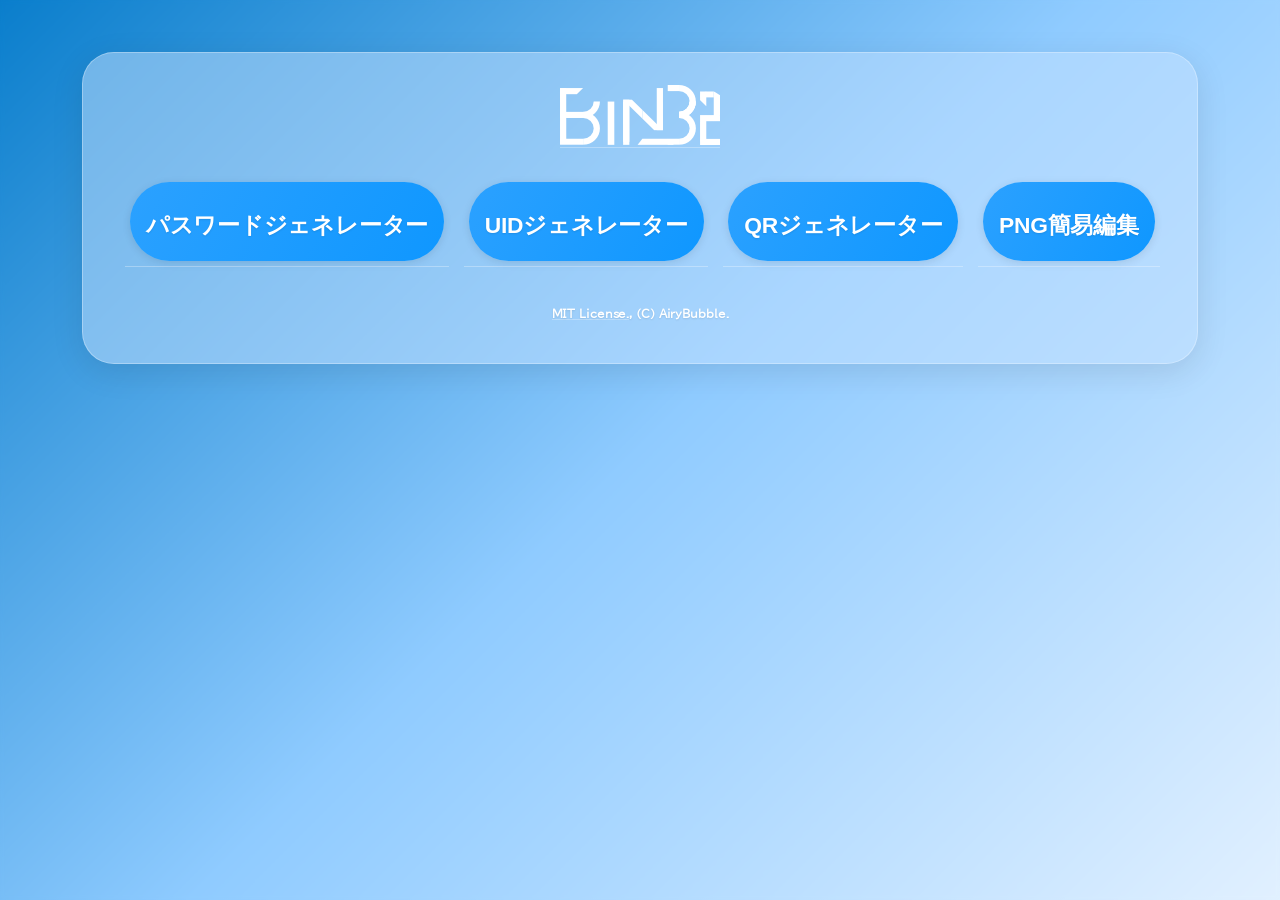
<file: app/index.html>
<!DOCTYPE html>
<html lang="ja">
  <head>
    <meta charset="UTF-8">
    <title>BiN32 アプリ</title>
    <link rel="stylesheet" href="/style.css">
    <style>
      \
 .upbar a {
        text-decoration: none;
      }

      .upbar button {
        margin: .3rem;
        padding: .5rem 1rem;
      }

      #iframe-wrapper {
        margin-top: 1rem;
        display: none;
      }

      #iframe-wrapper iframe {
        width: 100%;
        height: 500px;
        border: none;
      }
    </style>
    <link rel="manifest" href="/manifest.json">
    <script>
      if ("serviceWorker" in navigator) {
        navigator.serviceWorker.register("/sw.js");
      }
    </script>
    <meta http-equiv="Content-Security-Policy" content="
    default-src 'self';
    script-src 'self' 'unsafe-inline';
    style-src 'self' 'unsafe-inline';
    img-src 'self' data:;
    frame-src 'self' blob:;
    worker-src 'self';
    manifest-src 'self';
    connect-src 'self';
    object-src 'none';
    base-uri 'self';
  ">
    <meta name="description" content="軽く安全性の高いWebアプリ | BiN32">
    <meta name="viewport" content="width=device-width">
    <meta property="og:site_name" content="BiN32.com APP">
    <meta property="og:title" content="BiN32.com APP">
    <meta property="og:description" content="軽く安全性の高いWebアプリ | BiN32">
    <meta property="og:image" content="/favicon.webp">
    <meta property="og:type" content="website">
    <meta property="twitter:card" content="summary_large_image">
    <meta property="twitter:image" content="/favicon.webp">
    <meta name="apple-mobile-web-app-title" content="BiN32.com APP">
    <link rel="icon" href="/favicon.webp" sizes="64x64">
    <link rel="apple-touch-icon" href="/favicon.webp" sizes="192x192">
    <link rel="android-chrome-192x192" href="/favicon.webp" sizes="192x192">
  </head>
  <body>
    <center>
      <div class="ren-box">
        <a href="/">
          <img src="/BiN32_Banner.webp" border="0" alt="BiN32" oncontextmenu="return false;">
        </a>
        <br>
        <div class="upbar">
          <a href="pwgen" class="ajax-link">
            <button>
              <h2>パスワードジェネレーター</h2>
            </button>
          </a>
          <a href="uidgen" class="ajax-link">
            <button>
              <h2>UIDジェネレーター</h2>
            </button>
          </a>
          <a href="qrgen" class="ajax-link">
            <button>
              <h2>QRジェネレーター</h2>
            </button>
          </a>
          <a href="pngedit" class="ajax-link">
            <button>
              <h2>PNG簡易編集</h2>
            </button>
          </a>
          <a href="webrtc" class="ajax-link">
            <button>
              <h2>WebRTC判定</h2>
            </button>
          </a>
          <a href="hookdel" class="ajax-link">
            <button>
              <h2>Webhook削除</h2>
            </button>
          </a>
          <a href="twmr" class="ajax-link">
            <button>
              <h2>不可視文字除去</h2>
            </button>
          </a>
        </div>
        <div id="iframe-wrapper"></div>
        <h6>
          <a href="https://github.com/AiryBubble/BiN32/blob/main/LICENSE">MIT License.</a>, (C) AiryBubble.
        </h6>
      </div>
    </center>
    <script>
      document.addEventListener('DOMContentLoaded', () => {
        const wrapper = document.getElementById('iframe-wrapper');
        document.querySelectorAll('a.ajax-link').forEach(link => {
          link.addEventListener('click', e => {
            e.preventDefault();
            const url = link.getAttribute('href');
            wrapper.innerHTML = '';
            const iframe = document.createElement('iframe');
            iframe.src = url;
            iframe.loading = 'lazy';
            wrapper.appendChild(iframe);
            wrapper.style.display = 'block';
          });
        });
      });
    </script>
</html>
</file>
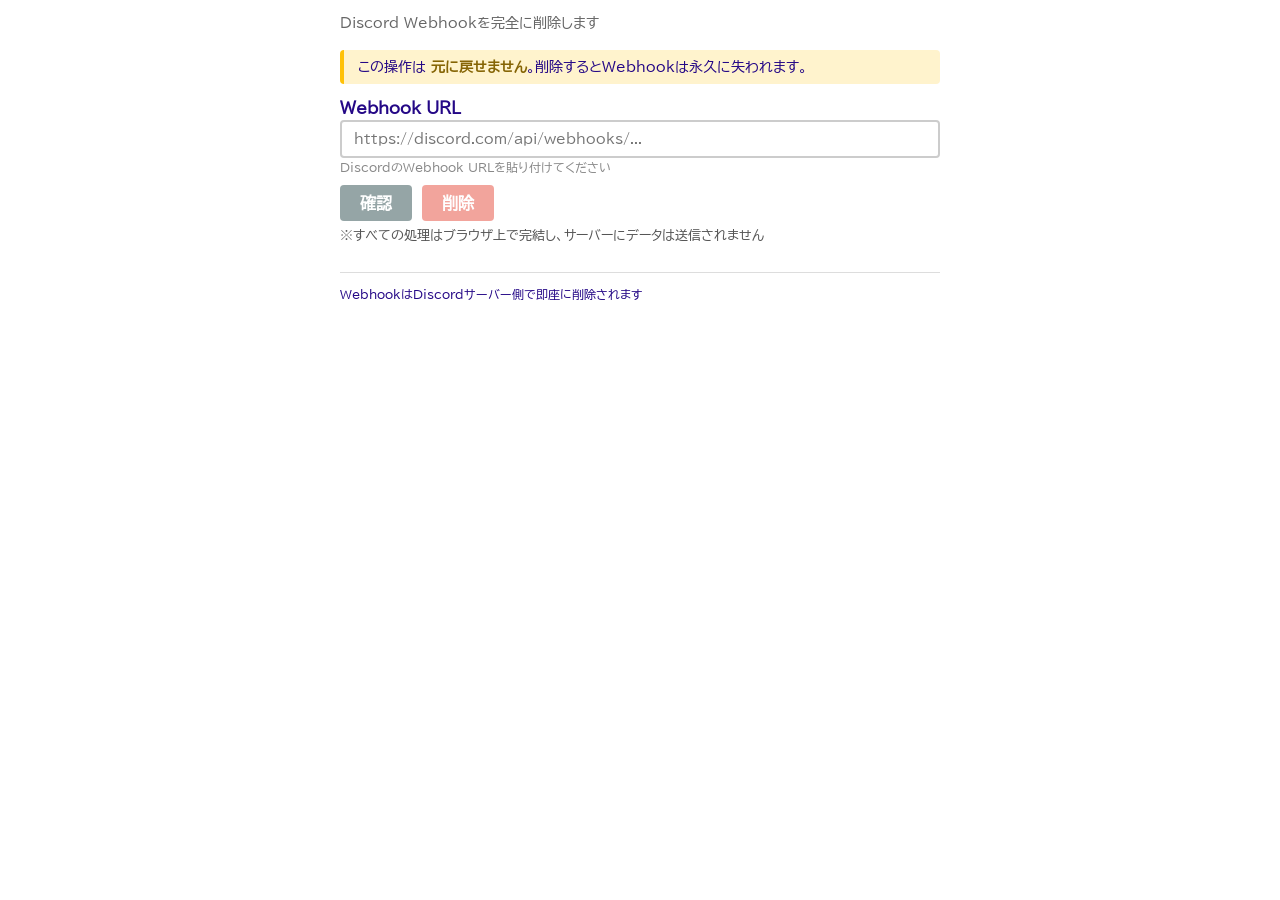
<file: app/hookdel/index.html>
<!DOCTYPE html>
<html lang="ja">
  <head>
    <meta charset="UTF-8" />
    <meta name="viewport" content="width=device-width, initial-scale=1.0" />
    <title>Webhook削除</title>
    <style>
      @font-face {
        font-family: "BIZ UDPGothic";
        src: local("BIZ UDPGothic Regular"), local("BIZUDPGothic-Regular"), url(/BIZUDPGothic-Regular.woff2) format("woff2");
        font-style: normal;
        font-display: swap
      }

      body {
        font-family: "BIZ UDPGothic";
        padding: 20px;
        max-width: 600px;
        margin: 0 auto
      }

      * {
        color: #240786
      }

      h1 {
        font-size: 22px;
        margin-bottom: 6px
      }

      .subtitle {
        font-size: 14px;
        color: #666;
        margin-top: -4px;
        margin-bottom: 20px
      }

      .controls {
        margin-bottom: 12px
      }

      .controls label {
        display: block;
        font-weight: bold;
        margin-bottom: 4px
      }

      .controls input[type="url"] {
        width: 100%;
        padding: 10px 12px;
        font-size: 14px;
        font-family: "BIZ UDPGothic";
        border: 2px solid #ccc;
        border-radius: 4px;
        box-sizing: border-box;
        background: #fff
      }

      .controls input[type="url"]:focus {
        border-color: #57e;
        outline: none
      }

      .controls .hint {
        font-size: 12px;
        color: #888;
        margin-top: 3px
      }

      .btn-group {
        display: flex;
        gap: 10px;
        margin-top: 10px;
        flex-wrap: wrap
      }

      button {
        font-size: 16px;
        padding: 10px 20px;
        background: #57e;
        border: none;
        border-radius: 4px;
        cursor: pointer;
        color: #fff;
        font-family: "BIZ UDPGothic";
        font-weight: bold;
        transition: opacity 0.2s
      }

      button:hover:not(:disabled) {
        opacity: 0.85
      }

      button:disabled {
        opacity: 0.5;
        cursor: not-allowed
      }

      .btn-danger {
        background: #e74c3c
      }

      .btn-secondary {
        background: #95a5a6
      }

      .btn-danger:hover:not(:disabled) {
        background: #c0392b
      }

      #result {
        margin-top: 20px;
        padding: 15px;
        border-radius: 4px;
        font-weight: bold;
        display: none
      }

      #result.visible {
        display: block
      }

      .ok {
        background: #d4ffd4;
        border-left: 4px solid #2c6e2c
      }

      .ng {
        background: #ffe0e0;
        border-left: 4px solid #c00
      }

      .partial {
        background: #fff3cd;
        border-left: 4px solid #ffc107
      }

      .info-text {
        font-size: 13px;
        margin-top: 8px;
        color: #555
      }

      .webhook-preview {
        background: #f0f0f5;
        padding: 10px 14px;
        border-radius: 4px;
        margin-top: 10px;
        font-size: 13px;
        word-break: break-all;
        display: none
      }

      .webhook-preview.visible {
        display: block
      }

      .webhook-preview .label {
        font-weight: bold;
        font-size: 12px;
        color: #888
      }

      .footer {
        margin-top: 30px;
        font-size: 12px;
        color: #999;
        border-top: 1px solid #ddd;
        padding-top: 15px
      }

      .spinner {
        display: inline-block;
        width: 16px;
        height: 16px;
        border: 2px solid rgba(255, 255, 255, 0.2);
        border-top-color: #fff;
        border-radius: 50%;
        animation: spin 0.7s linear infinite;
        vertical-align: middle;
        margin-right: 6px
      }

      @keyframes spin {
        to {
          transform: rotate(360deg)
        }
      }

      .warning-box {
        background: #fff3cd;
        border-left: 4px solid #ffc107;
        padding: 10px 14px;
        border-radius: 4px;
        margin-bottom: 16px;
        font-size: 14px
      }

      .warning-box strong {
        color: #856404
      }

      @media(max-width:480px) {
        body {
          padding: 12px
        }

        .btn-group {
          flex-direction: column
        }

        button {
          width: 100%
        }

        input[type="range"] {
          width: 100%
        }
      }
    </style>
  </head>
  <body>
    <p class="subtitle">Discord Webhookを完全に削除します</p>
    <div class="warning-box"> この操作は <strong>元に戻せません</strong>。削除するとWebhookは永久に失われます。 </div>
    <div class="controls">
      <label for="webhookInput">Webhook URL</label>
      <input type="url" id="webhookInput" placeholder="https://discord.com/api/webhooks/..." autocomplete="url" />
      <div class="hint">DiscordのWebhook URLを貼り付けてください</div>
    </div>
    <div class="webhook-preview" id="webhookPreview">
      <div class="label">削除対象</div>
      <div id="previewUrl"></div>
    </div>
    <div class="btn-group">
      <button class="btn-secondary" id="checkBtn">確認</button>
      <button class="btn-danger" id="deleteBtn" disabled>削除</button>
    </div>
    <div id="result"></div>
    <div class="info-text"> ※すべての処理はブラウザ上で完結し、サーバーにデータは送信されません </div>
    <div class="footer">
      <span>WebhookはDiscordサーバー側で即座に削除されます</span>
    </div>
    <script>
      (function() {
        const webhookInput = document.getElementById('webhookInput');
        const preview = document.getElementById('webhookPreview');
        const previewUrl = document.getElementById('previewUrl');
        const checkBtn = document.getElementById('checkBtn');
        const deleteBtn = document.getElementById('deleteBtn');
        const resultDiv = document.getElementById('result');
        let currentWebhookUrl = '';
        let isDeleting = false;

        function isValidWebhookUrl(url) {
          if (!url || typeof url !== 'string') return false;
          const trimmed = url.trim();
          const pattern = /^https:\/\/(?:ptb\.|canary\.)?discord(?:app)?\.com\/api\/webhooks\/[0-9]+\/[a-zA-Z0-9_-]+$/;
          return pattern.test(trimmed);
        }

        function normalizeUrl(url) {
          return url.trim();
        }

        function showPreview(url) {
          previewUrl.textContent = url;
          preview.classList.add('visible');
        }

        function hidePreview() {
          preview.classList.remove('visible');
        }

        function showResult(message, type = 'info') {
          resultDiv.textContent = message;
          resultDiv.className = 'visible ' + type;
        }

        function hideResult() {
          resultDiv.className = '';
          resultDiv.textContent = '';
        }

        function updateButtons(valid) {
          deleteBtn.disabled = !valid || isDeleting;
        }

        async function handleCheck() {
          hideResult();
          const raw = webhookInput.value;
          const url = normalizeUrl(raw);
          if (!url) {
            showResult('Webhook URLを入力してください', 'partial');
            hidePreview();
            updateButtons(false);
            return;
          }
          if (!isValidWebhookUrl(url)) {
            showResult('有効な形式のWebhook URLではありません', 'ng');
            hidePreview();
            currentWebhookUrl = '';
            updateButtons(false);
            return;
          }

          currentWebhookUrl = '';
          updateButtons(false);
          checkBtn.disabled = true;
          deleteBtn.disabled = true;
          const originalCheckLabel = checkBtn.textContent;
          checkBtn.innerHTML = '<span class="spinner"></span>確認中...';
          hidePreview();

          try {
            const response = await fetch(url, { method: 'GET' });
            if (response.status === 200) {
              const data = await response.json().catch(() => null);
              currentWebhookUrl = url;
              showPreview(url);
              const name = data && data.name ? data.name : null;
              showResult(
                name
                  ? 'Webhookの存在を確認しました（名前: ' + name + '）。削除を実行できます。'
                  : 'Webhookの存在を確認しました。削除を実行できます。',
                'ok'
              );
              updateButtons(true);
            } else if (response.status === 404) {
              showResult('このWebhookは存在しません。すでに削除されているか、URLが間違っています。', 'ng');
              hidePreview();
              updateButtons(false);
            } else {
              const text = await response.text().catch(() => '');
              showResult('存在確認に失敗しました (HTTP ' + response.status + '): ' + (text || '理由不明'), 'ng');
              hidePreview();
              updateButtons(false);
            }
          } catch (error) {
            showResult('ネットワークエラー: ' + (error.message || '不明なエラー') + '。存在確認できませんでした。', 'ng');
            hidePreview();
            updateButtons(false);
          } finally {
            checkBtn.disabled = false;
            checkBtn.textContent = originalCheckLabel;
          }
        }
        async function handleDelete() {
          if (isDeleting) return;
          if (!currentWebhookUrl || !isValidWebhookUrl(currentWebhookUrl)) {
            showResult('無効なWebhookです。先に「確認」してください。', 'ng');
            return;
          }
          const confirmed = confirm('本当にこのWebhookを削除しますか？\n\n' + currentWebhookUrl + '\n\n' + 'この操作は元に戻せません！');
          if (!confirmed) return;
          isDeleting = true;
          deleteBtn.disabled = true;
          deleteBtn.innerHTML = '<span class="spinner"></span>削除中...';
          checkBtn.disabled = true;
          hideResult();
          try {
            const response = await fetch(currentWebhookUrl, {
              method: 'DELETE',
              headers: {
                'Content-Type': 'application/json'
              },
            });
            if (response.status === 204) {
              showResult('Webhookが正常に削除されました！', 'ok');
              webhookInput.value = '';
              currentWebhookUrl = '';
              hidePreview();
              updateButtons(false);
            } else if (response.status === 404) {
              showResult('Webhookが見つかりません。すでに削除されているか、URLが間違っています。', 'ng');
              currentWebhookUrl = '';
              hidePreview();
              updateButtons(false);
            } else {
              const text = await response.text();
              showResult('削除に失敗しました (HTTP ' + response.status + '): ' + (text || '理由不明'), 'ng');
            }
          } catch (error) {
            showResult('ネットワークエラー: ' + (error.message || '不明なエラー'), 'ng');
          } finally {
            isDeleting = false;
            deleteBtn.innerHTML = '削除';
            checkBtn.disabled = false;
            const currentVal = webhookInput.value.trim();
            if (currentVal && isValidWebhookUrl(currentVal)) {
              updateButtons(true);
            } else {
              updateButtons(false);
            }
          }
        }
        webhookInput.addEventListener('input', function() {
          if (this.value.trim() !== currentWebhookUrl) {
            hideResult();
            hidePreview();
            currentWebhookUrl = '';
            updateButtons(false);
          }
        });
        webhookInput.addEventListener('keydown', function(e) {
          if (e.key === 'Enter') {
            e.preventDefault();
            handleCheck();
          }
        });
        checkBtn.addEventListener('click', handleCheck);
        deleteBtn.addEventListener('click', handleDelete);
        updateButtons(false);
        hideResult();
        hidePreview();
      })();
    </script>
  </body>
</html>
</file>
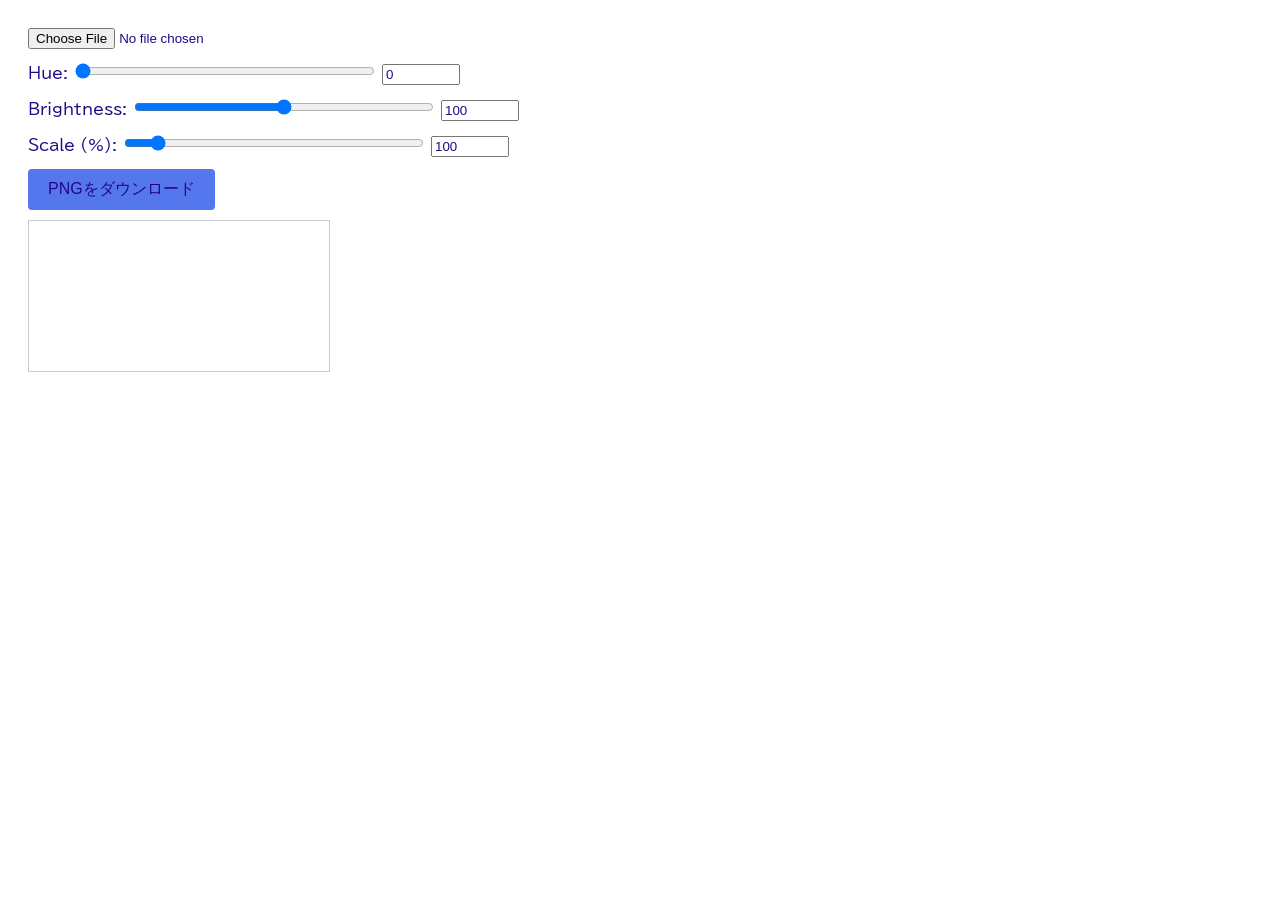
<file: app/pngedit/index.html>
<!DOCTYPE html>
<html lang="ja">
  <head>
    <meta charset="UTF-8" />
    <title>PNG簡易編集</title>
    <style>
      @font-face {
        font-family: "BIZ UDPGothic";
        src: local("BIZ UDPGothic Regular"), local("BIZUDPGothic-Regular"), url(/BIZUDPGothic-Regular.woff2) format("woff2");
        font-style: normal;
        font-display: swap
      }

      body {
        font-family: "BIZ UDPGothic";
        padding: 20px
      }

      .controls {
        margin-bottom: 12px
      }

      canvas {
        display: block;
        border: 1px solid #ccc;
        margin-top: 10px
      }

      input[type="range"] {
        width: 300px
      }

      button {
        font-size: 16px;
        padding: 10px 20px;
        background: #57e;
        border: none;
        border-radius: 4px;
        cursor: pointer
      }

      * {
        color: #240786
      }
    </style>
  </head>
  <body>
    <div class="controls">
      <input type="file" id="fileInput" accept="image/png" />
    </div>
    <div class="controls">
      <label> Hue: <input type="range" id="hueSlider" min="0" max="360" value="0" />
        <input type="number" id="hueNumber" min="0" max="360" value="0" style="width:70px;" />
      </label>
    </div>
    <div class="controls">
      <label> Brightness: <input type="range" id="brightnessSlider" min="0" max="200" value="100" />
        <input type="number" id="brightnessNumber" min="0" max="200" value="100" style="width:70px;" />
      </label>
    </div>
    <div class="controls">
      <label> Scale (%): <input type="range" id="scaleSlider" min="10" max="1000" value="100" />
        <input type="number" id="scaleNumber" min="10" max="1000" value="100" style="width:70px;" />
      </label>
    </div>
    <button id="downloadBtn" disabled>PNGをダウンロード</button>
    <canvas id="canvas"></canvas>
    <script>
      "use strict";
      var fileInput = document.getElementById("fileInput");
      var hueSlider = document.getElementById("hueSlider");
      var hueNumber = document.getElementById("hueNumber");
      var brightnessSlider = document.getElementById("brightnessSlider");
      var brightnessNumber = document.getElementById("brightnessNumber");
      var scaleSlider = document.getElementById("scaleSlider");
      var scaleNumber = document.getElementById("scaleNumber");
      var downloadBtn = document.getElementById("downloadBtn");
      var canvas = document.getElementById("canvas");
      var ctx = canvas.getContext("2d");
      var originalImageData = null;
      var originalWidth = 0;
      var originalHeight = 0;
      var img = new Image();
      fileInput.addEventListener("change", function() {
        var file = fileInput.files[0];
        if (!file) return;
        var url = URL.createObjectURL(file);
        img = new Image();
        img.onload = function() {
          canvas.width = img.width;
          canvas.height = img.height;
          originalWidth = img.width;
          originalHeight = img.height;
          ctx.drawImage(img, 0, 0);
          originalImageData = ctx.getImageData(0, 0, canvas.width, canvas.height);
          downloadBtn.disabled = !1;
          applyChanges()
        };
        img.src = url
      });

      function rgbToHsl(r, g, b) {
        r /= 255;
        g /= 255;
        b /= 255;
        var max = Math.max(r, g, b);
        var min = Math.min(r, g, b);
        var h = 0,
          s = 0;
        var l = (max + min) / 2;
        if (max !== min) {
          var d = max - min;
          s = l > 0.5 ? d / (2 - max - min) : d / (max + min);
          switch (max) {
            case r:
              h = (g - b) / d + (g < b ? 6 : 0);
              break;
            case g:
              h = (b - r) / d + 2;
              break;
            case b:
              h = (r - g) / d + 4;
              break
          }
          h /= 6
        }
        return [h, s, l]
      }

      function hslToRgb(h, s, l) {
        var r, g, b;
        if (s === 0) {
          r = g = b = l
        } else {
          var hue2rgb = function(p, q, t) {
            if (t < 0) t += 1;
            if (t > 1) t -= 1;
            if (t < 1 / 6) return p + (q - p) * 6 * t;
            if (t < 1 / 2) return q;
            if (t < 2 / 3) return p + (q - p) * (2 / 3 - t) * 6;
            return p
          };
          var q = l < 0.5 ? l * (1 + s) : l + s - l * s;
          var p = 2 * l - q;
          r = hue2rgb(p, q, h + 1 / 3);
          g = hue2rgb(p, q, h);
          b = hue2rgb(p, q, h - 1 / 3)
        }
        return [r * 255, g * 255, b * 255]
      }

      function applyChanges() {
        if (!originalImageData) return;
        var hueRotate = parseFloat(hueSlider.value);
        var brightness = parseFloat(brightnessSlider.value) / 100;
        var scale = parseFloat(scaleSlider.value) / 100;
        var newWidth = Math.floor(originalWidth * scale);
        var newHeight = Math.floor(originalHeight * scale);
        canvas.width = newWidth;
        canvas.height = newHeight;
        var imageData = new ImageData(new Uint8ClampedArray(originalImageData.data), originalImageData.width, originalImageData.height);
        var data = imageData.data;
        for (var i = 0; i < data.length; i += 4) {
          var r = data[i];
          var g = data[i + 1];
          var b = data[i + 2];
          var hsl = rgbToHsl(r, g, b);
          var h = hsl[0];
          var s = hsl[1];
          var l = hsl[2];
          var newH = ((h * 360 + hueRotate) % 360) / 360;
          l *= brightness;
          if (l > 1) l = 1;
          var rgb = hslToRgb(newH, s, l);
          data[i] = rgb[0];
          data[i + 1] = rgb[1];
          data[i + 2] = rgb[2]
        }
        var tempCanvas = document.createElement("canvas");
        var tempCtx = tempCanvas.getContext("2d");
        tempCanvas.width = originalWidth;
        tempCanvas.height = originalHeight;
        tempCtx.putImageData(imageData, 0, 0);
        ctx.imageSmoothingEnabled = !1;
        ctx.drawImage(tempCanvas, 0, 0, newWidth, newHeight)
      }
      hueSlider.addEventListener("input", function() {
        hueNumber.value = hueSlider.value;
        applyChanges()
      });
      hueNumber.addEventListener("input", function() {
        var v = parseInt(hueNumber.value, 10);
        if (isNaN(v)) v = 0;
        v = Math.max(0, Math.min(360, v));
        hueSlider.value = v;
        applyChanges()
      });
      brightnessSlider.addEventListener("input", function() {
        brightnessNumber.value = brightnessSlider.value;
        applyChanges()
      });
      brightnessNumber.addEventListener("input", function() {
        var v = parseInt(brightnessNumber.value, 10);
        if (isNaN(v)) v = 100;
        v = Math.max(0, Math.min(200, v));
        brightnessSlider.value = v;
        applyChanges()
      });
      scaleSlider.addEventListener("input", function() {
        scaleNumber.value = scaleSlider.value;
        applyChanges()
      });
      scaleNumber.addEventListener("input", function() {
        var v = parseInt(scaleNumber.value, 10);
        if (isNaN(v)) v = 100;
        v = Math.max(10, Math.min(300, v));
        scaleSlider.value = v;
        applyChanges()
      });
      downloadBtn.addEventListener("click", function() {
        canvas.toBlob(function(blob) {
          if (!blob) return;
          var url = URL.createObjectURL(blob);
          var a = document.createElement("a");
          a.href = url;
          a.download = "edited.png";
          document.body.appendChild(a);
          a.click();
          a.remove();
          URL.revokeObjectURL(url)
        }, "image/png")
      });
    </script>
  </body>
</html>
</file>
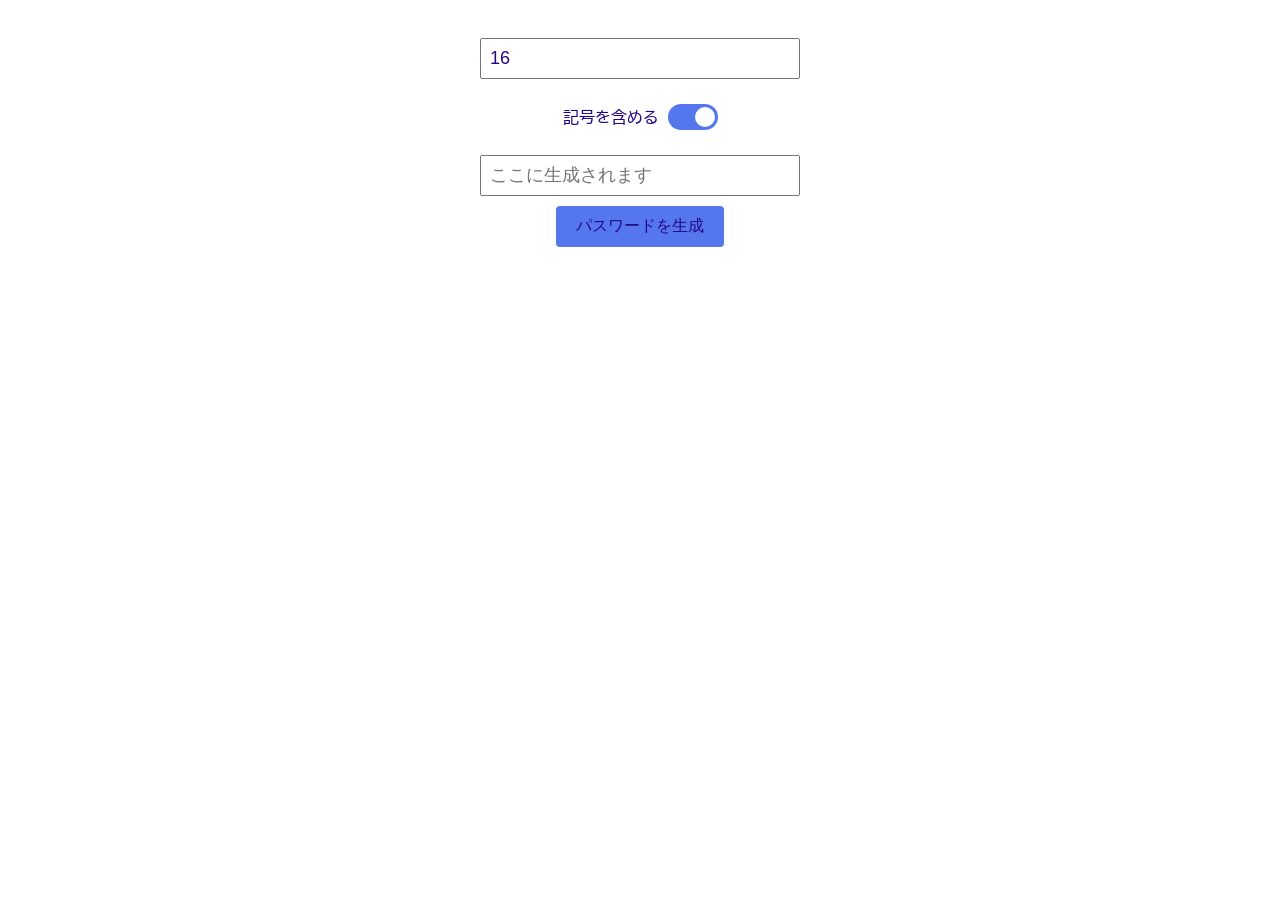
<file: app/pwgen/index.html>
<!DOCTYPE html>
<html lang="ja">
  <head>
    <meta charset="UTF-8" />
    <meta name="viewport" content="width=device-width" />
    <title>パスワードジェネレーター</title>
    <style>
      @font-face {
        font-family: "BIZ UDPGothic";
        src: local("BIZ UDPGothic Regular"), local("BIZUDPGothic-Regular"), url(/BIZUDPGothic-Regular.woff2) format("woff2");
        font-style: normal;
        font-display: swap;
      }

      body {
        font-family: "BIZ UDPGothic";
        text-align: center;
        padding: 20px;
      }

      input {
        font-size: 18px;
        padding: 8px;
        margin: 10px;
        width: 300px;
      }

      #generate-btn {
        font-size: 16px;
        padding: 10px 20px;
        background: #57e;
        border: none;
        border-radius: 4px;
        cursor: pointer;
      }

      * {
        color: #240786
      }

      .switch-wrapper {
        display: flex;
        justify-content: center;
        align-items: center;
        gap: 10px;
        margin: 15px 0;
      }

      .switch {
        position: relative;
        width: 50px;
        height: 26px;
      }

      .switch input {
        opacity: 0;
        width: 0;
        height: 0;
      }

      .slider {
        position: absolute;
        cursor: pointer;
        top: 0;
        left: 0;
        right: 0;
        bottom: 0;
        background: #ccc;
        border-radius: 26px;
        transition: .3s;
      }

      .slider:before {
        position: absolute;
        content: "";
        height: 20px;
        width: 20px;
        left: 3px;
        bottom: 3px;
        background: white;
        border-radius: 50%;
        transition: .3s;
      }

      input:checked+.slider {
        background: #57e;
      }

      input:checked+.slider:before {
        transform: translateX(24px);
      }
    </style>
  </head>
  <body>
    <div>
      <input id="length" type="number" value="16" min="16" max="256" />
      <br />
      <div class="switch-wrapper">
        <span>記号を含める</span>
        <label class="switch">
          <input id="use-symbols" type="checkbox" checked />
          <span class="slider"></span>
        </label>
      </div>
      <input id="password-output" type="text" readonly placeholder="ここに生成されます" />
      <br />
      <button id="generate-btn">パスワードを生成</button>
    </div>
    <script>
      const generateBtn = document.getElementById("generate-btn");
      const output = document.getElementById("password-output");
      const lengthInput = document.getElementById("length");
      const useSymbols = document.getElementById("use-symbols");
      const charsBase = "abcdefghijklmnopqrstuvwxyzABCDEFGHIJKLMNOPQRSTUVWXYZ0123456789";
      const charsSymbols = "!@#$%^&*()";

      function secureRandom(max) {
        const array = new Uint32Array(1);
        crypto.getRandomValues(array);
        return array[0] % max;
      }

      function generatePassword(length) {
        const chars = useSymbols.checked ? charsBase + charsSymbols : charsBase;
        let result = "";
        for (let i = 0; i < length; i++) {
          result += chars[secureRandom(chars.length)];
        }
        return result;
      }
      generateBtn.addEventListener("click", () => {
        const length = parseInt(lengthInput.value) || 16;
        output.value = generatePassword(length);
      });
      output.addEventListener("click", () => {
        navigator.clipboard.writeText(output.value);
      });
    </script>
  </body>
</html>
</file>
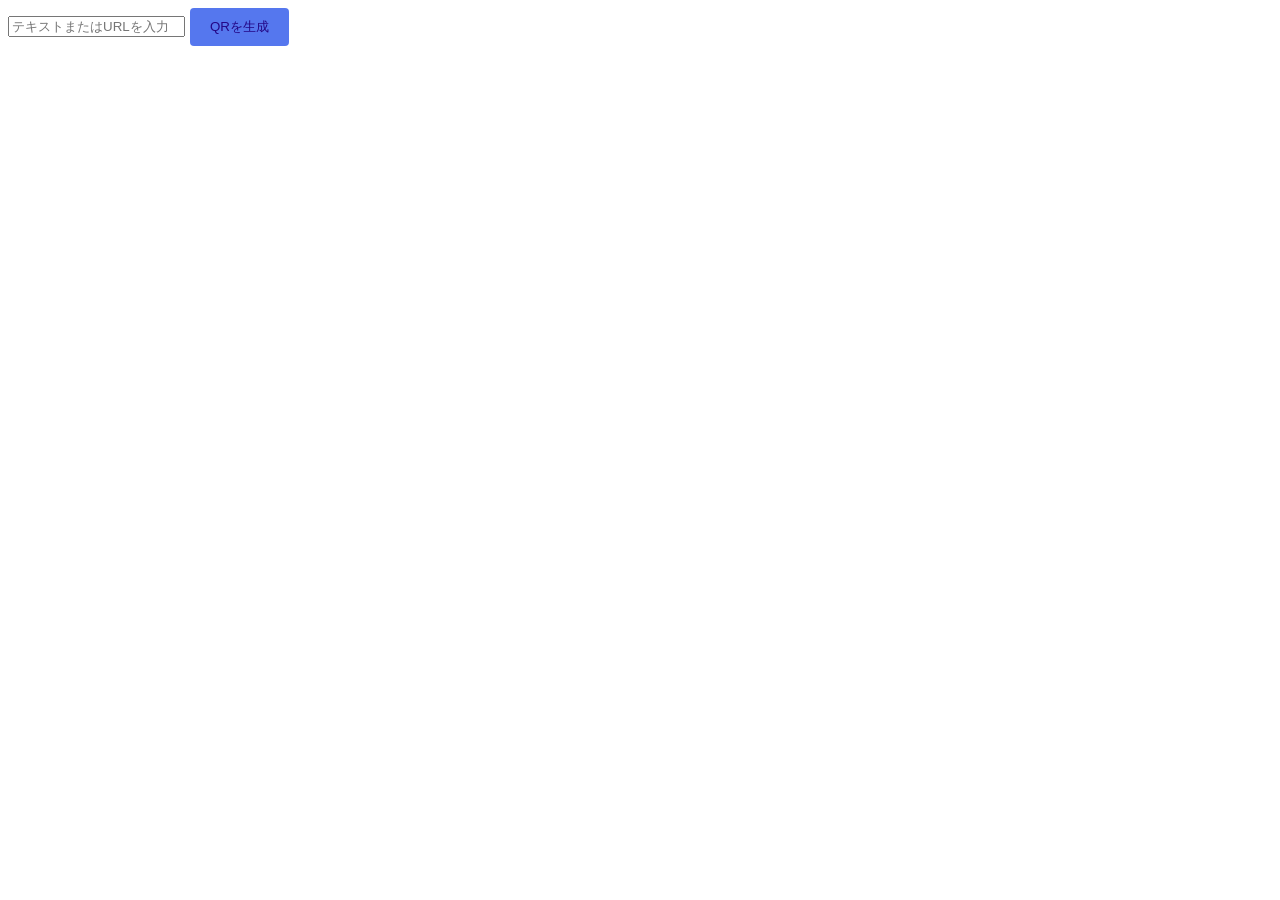
<file: app/qrgen/index.html>
<!DOCTYPE html>
<html lang="ja">
  <head>
    <meta charset="UTF-8">
    <meta name="viewport" content="width=device-width">
    <title>QRジェネレーター</title>
    <script src="jquery.js"></script>
    <script src="qrcode.js"></script>
    <style>
      @font-face {
        font-family: "BIZ UDPGothic";
        src: local("BIZ UDPGothic Regular"), local("BIZUDPGothic-Regular"), url(/BIZUDPGothic-Regular.woff2) format("woff2");
        font-style: normal;
        font-display: swap
      }

      body {
        font-family: "BIZ UDPGothic";
      }

      #qrcode {
        margin-top: 10px;
      }

      button {
        padding: 10px 20px;
        background-color: #57e;
        border: none;
        border-radius: 4px;
        cursor: pointer
      }

      * {
        color: #240786
      }
    </style>
  </head>
  <body>
    <input type="text" id="qrText" placeholder="テキストまたはURLを入力">
    <button id="generate">QRを生成</button>
    <div id="qrcode"></div>
    <script>
      $(function() {
        var qr;
        $('#generate').click(function() {
          var inputText = $('#qrText').val();
          $('#qrcode').empty();
          qr = new QRCode(document.getElementById("qrcode"), {
            text: inputText,
            width: 256,
            height: 256,
            colorDark: "#000000",
            colorLight: "#ffffff",
            correctLevel: QRCode.CorrectLevel.H
          })
        })
      })
    </script>
</html>
</file>
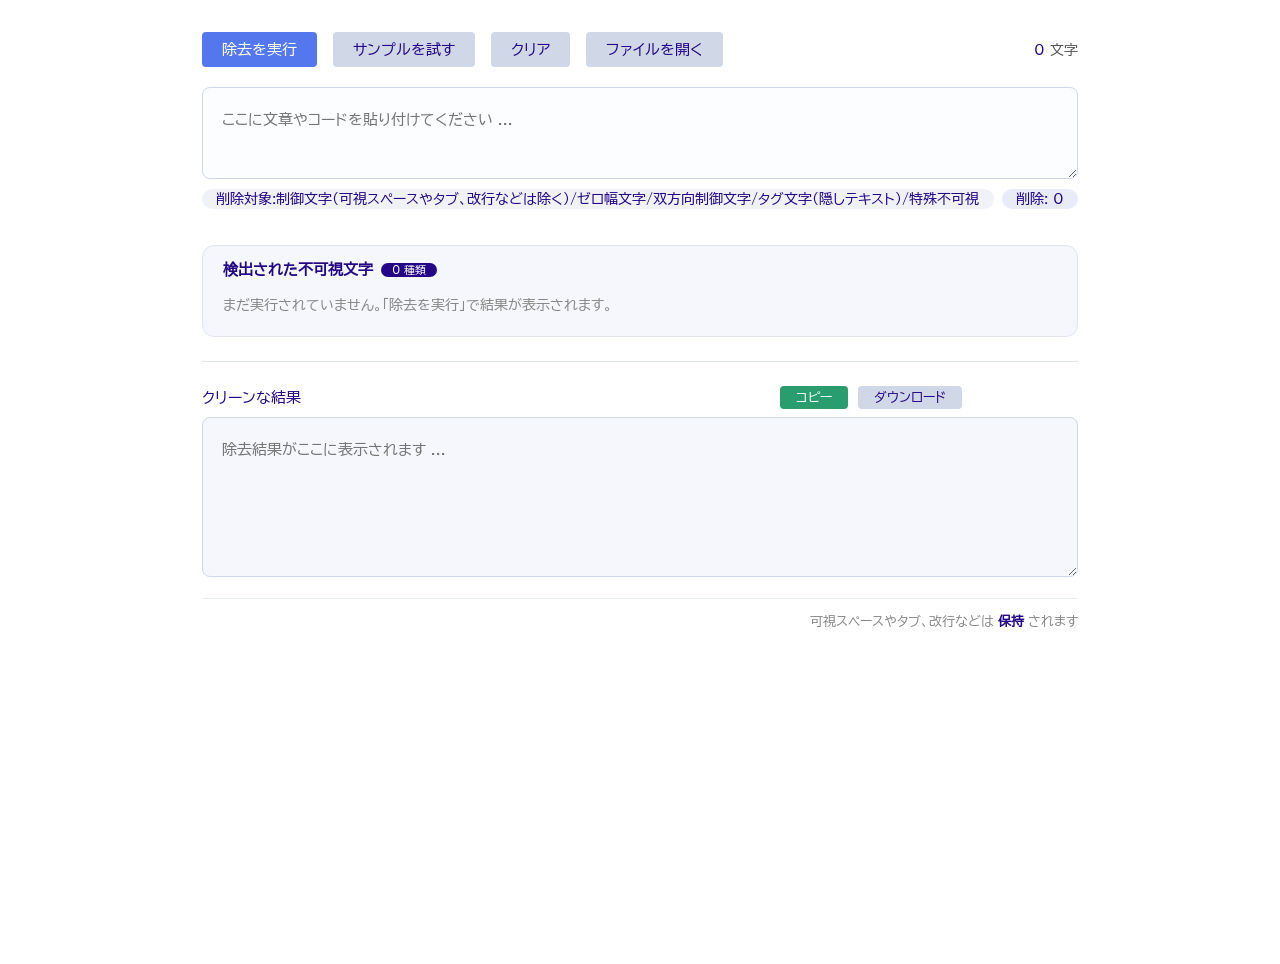
<file: app/twmr/index.html>
<!DOCTYPE html>
<html lang="ja">
  <head>
    <meta charset="UTF-8">
    <meta name="viewport" content="width=device-width, initial-scale=1.0">
    <style>
      @font-face {
        font-family: "BIZ UDPGothic";
        src: local("BIZ UDPGothic Regular"), local("BIZUDPGothic-Regular"), url(/BIZUDPGothic-Regular.woff2) format("woff2");
        font-style: normal;
        font-display: swap
      }

      body {
        font-family: "BIZ UDPGothic";
        padding: 2rem 1.5rem;
        display: flex;
        justify-content: center;
        min-height: 100vh;
        margin: 0;
      }

      #qrcode {
        margin-top: 10px;
      }

      button {
        padding: 10px 20px;
        background-color: #57e;
        border: none;
        border-radius: 4px;
        cursor: pointer;
        color: #fff;
        font-family: "BIZ UDPGothic";
        font-size: 0.95rem;
        transition: opacity 0.15s;
      }

      button:hover {
        opacity: 0.85;
      }

      button.secondary {
        background-color: #d0d7e6;
        color: #240786;
      }

      button.success {
        background-color: #2a9d6e;
        color: #fff;
      }

      button.danger {
        background-color: #b91c1c;
        color: #fff;
      }

      * {
        color: #240786;
      }

      h1 {
        font-size: 1.8rem;
        font-weight: 600;
        margin-bottom: 0.25rem;
        display: flex;
        align-items: center;
        flex-wrap: wrap;
        gap: 0.5rem;
      }

      .subtitle {
        color: #555;
        font-size: 0.95rem;
        margin-bottom: 1.75rem;
        border-left: 4px solid #57e;
        padding-left: 1rem;
      }

      .badge {
        background: #e8ecf9;
        color: #240786;
        font-size: 0.7rem;
        font-weight: 600;
        padding: 0.2rem 0.8rem;
        border-radius: 20px;
      }

      .toolbar {
        display: flex;
        flex-wrap: wrap;
        gap: 0.75rem 1rem;
        align-items: center;
        margin-bottom: 1.25rem;
      }

      .textarea-wrapper {
        margin: 0.5rem 0;
      }

      textarea {
        width: 100%;
        padding: 1.2rem;
        font-family: "BIZ UDPGothic", monospace;
        font-size: 0.95rem;
        line-height: 1.7;
        border: 1px solid #d0d7e6;
        border-radius: 8px;
        background: #fcfdff;
        resize: vertical;
        color: #240786;
        tab-size: 4;
        box-sizing: border-box;
      }

      textarea:focus {
        outline: none;
        border-color: #57e;
        box-shadow: 0 0 0 3px rgba(85, 119, 238, 0.15);
      }

      textarea[readonly] {
        background: #f5f7fc;
      }

      .stats-row {
        display: flex;
        flex-wrap: wrap;
        justify-content: space-between;
        align-items: center;
        margin: 0.5rem 0 1rem;
        font-size: 0.85rem;
        color: #555;
        gap: 0.5rem;
      }

      .stats-row span {
        background: #f0f2f8;
        padding: 0.2rem 0.9rem;
        border-radius: 30px;
      }

      .stats-row .count {
        background: #e8ecf9;
        font-weight: 500;
      }

      .result-area {
        margin-top: 1.5rem;
        border-top: 1px solid #e0e4ee;
        padding-top: 1.5rem;
      }

      .result-header {
        display: flex;
        justify-content: space-between;
        align-items: center;
        margin-bottom: 0.5rem;
        flex-wrap: wrap;
        gap: 0.5rem;
      }

      .result-header label {
        font-weight: 500;
        font-size: 0.95rem;
      }

      .copy-indicator {
        background: #d1fae5;
        color: #065f46;
        padding: 0.15rem 0.9rem;
        border-radius: 40px;
        font-size: 0.75rem;
        opacity: 0;
        transition: 0.15s;
      }

      .copy-indicator.show {
        opacity: 1;
      }

      .detection-section {
        margin-top: 1.25rem;
        background: #f5f7fc;
        border-radius: 12px;
        padding: 1rem 1.25rem;
        border: 1px solid #e0e4ee;
      }

      .detection-title {
        font-weight: 600;
        font-size: 0.95rem;
        margin-bottom: 0.75rem;
        display: flex;
        align-items: center;
        gap: 0.5rem;
      }

      .detection-title .badge-count {
        background: #240786;
        color: #fff;
        font-size: 0.7rem;
        padding: 0.1rem 0.7rem;
        border-radius: 30px;
        font-weight: 500;
      }

      .detection-grid {
        display: grid;
        grid-template-columns: repeat(auto-fill, minmax(220px, 1fr));
        gap: 0.5rem 1rem;
      }

      .detection-item {
        display: flex;
        align-items: center;
        gap: 0.4rem;
        font-size: 0.85rem;
        padding: 0.25rem 0.5rem;
        background: #fff;
        border-radius: 6px;
        border: 1px solid #e8ecf9;
        font-family: "BIZ UDPGothic", monospace;
      }

      .detection-item .char-preview {
        background: #f0f2f8;
        padding: 0 0.5rem;
        border-radius: 4px;
        min-width: 28px;
        text-align: center;
        font-weight: 500;
      }

      .detection-item .char-code {
        color: #777;
        font-size: 0.7rem;
      }

      .detection-item .char-count {
        margin-left: auto;
        background: #e8ecf9;
        padding: 0 0.6rem;
        border-radius: 30px;
        font-weight: 600;
        font-size: 0.75rem;
        color: #240786;
      }

      .detection-empty {
        color: #888;
        font-size: 0.9rem;
        padding: 0.5rem 0;
      }

      .footer {
        margin-top: 1.2rem;
        font-size: 0.8rem;
        color: #888;
        text-align: right;
        border-top: 1px solid #e8ecf9;
        padding-top: 1rem;
      }

      .inline-code {
        background: #f0f2f8;
        padding: 0.1rem 0.4rem;
        border-radius: 4px;
        font-family: "BIZ UDPGothic", monospace;
        font-size: 0.85em;
      }

      .text-muted {
        color: #888;
      }


      .risk-banner {
        margin: 0.5rem 0 1rem;
        padding: 0.75rem 1rem;
        border-left: 4px solid #57e;
        background: #f5f7fc;
        border-radius: 6px;
        font-size: 0.85rem;
        line-height: 1.6;
      }

      .risk-banner strong {
        display: block;
        margin-bottom: 0.15rem;
      }

      .legend {
        display: flex;
        flex-wrap: wrap;
        gap: 0.4rem 1rem;
        margin: 0.5rem 0 1rem;
        font-size: 0.75rem;
        color: #555;
      }

      .legend-item {
        display: inline-flex;
        align-items: center;
        gap: 0.3rem;
      }

      .legend-dot {
        width: 8px;
        height: 8px;
        border-radius: 50%;
        display: inline-block;
      }

      .highlight-view {
        font-family: "BIZ UDPGothic", monospace;
        font-size: 0.9rem;
        line-height: 1.8;
        white-space: pre-wrap;
        word-break: break-word;
        background: #fcfdff;
        border: 1px solid #d0d7e6;
        border-radius: 8px;
        padding: 1rem;
        max-height: 280px;
        overflow-y: auto;
        margin-top: 0.4rem;
        box-sizing: border-box;
      }

      .highlight-view mark {
        border-radius: 4px;
        padding: 0 0.15em;
        font-weight: 600;
        cursor: help;
        border: 1px solid currentColor;
      }

      .risk-badge {
        font-size: 0.7rem;
        padding: 0.05rem 0.55rem;
        border-radius: 20px;
        border: 1px solid currentColor;
      }

      textarea.drag-active {
        border-color: #57e;
        box-shadow: 0 0 0 3px rgba(85, 119, 238, 0.15);
      }

      @media (max-width: 600px) {
        body {
          padding: 1rem;
        }

        .container {
          padding: 1.25rem;
        }

        textarea {
          height: 180px;
        }

        .toolbar {
          gap: 0.5rem;
        }

        .detection-grid {
          grid-template-columns: 1fr;
        }
      }
    </style>
  </head>
  <body>
    <div>
      <div class="toolbar">
        <button id="cleanBtn">除去を実行</button>
        <button class="secondary" id="sampleBtn">サンプルを試す</button>
        <button class="secondary" id="clearBtn">クリア</button>
        <button class="secondary" id="fileBtn">ファイルを開く</button>
        <input type="file" id="fileInput" accept=".txt,.md,.csv,.json,.log,text/*" hidden>
        <span style="flex:1; min-width: 20px;"></span>
        <span style="font-size:0.85rem; color:#555;">
          <span id="charCount">0</span> 文字 </span>
      </div>
      <div class="textarea-wrapper">
        <textarea id="inputArea" placeholder="ここに文章やコードを貼り付けてください ..."></textarea>
      </div>
      <div class="stats-row">
        <span>削除対象:制御文字(可視スペースやタブ、改行などは除く)/ゼロ幅文字/双方向制御文字/タグ文字(隠しテキスト)/特殊不可視</span>
        <span class="count" id="removedCount">削除: 0</span>
      </div>
      <div class="risk-banner" id="riskBanner" style="display:none;">
        <strong id="riskTitle"></strong>
        <span id="riskDesc"></span>
      </div>
      <div class="legend" id="legend"></div>
      <div class="textarea-wrapper" id="highlightWrapper" style="display:none;">
        <label for="highlightView" style="font-size:0.85rem; color:#555;">元のテキスト上での検出位置(マウスを乗せると詳細が表示されます)</label>
        <div class="highlight-view" id="highlightView"></div>
      </div>
      <div class="detection-section" id="detectionSection">
        <div class="detection-title"> 検出された不可視文字 <span class="badge-count" id="detectTotalCount">0 種類</span>
        </div>
        <div id="detectionList">
          <div class="detection-empty">まだ実行されていません。「除去を実行」で結果が表示されます。</div>
        </div>
      </div>
      <div class="result-area">
        <div class="result-header">
          <label for="outputArea">クリーンな結果</label>
          <div style="display: flex; gap: 0.6rem; align-items: center; flex-wrap: wrap;">
            <button class="success" id="copyBtn" style="padding: 0.3rem 1rem; font-size:0.8rem;">コピー</button>
            <button class="secondary" id="downloadBtn" style="padding: 0.3rem 1rem; font-size:0.8rem;">ダウンロード</button>
            <span class="copy-indicator" id="copyIndicator">コピーしました</span>
          </div>
        </div>
        <textarea id="outputArea" readonly style="height:160px;" placeholder="除去結果がここに表示されます ..."></textarea>
      </div>
      <div class="footer"> 可視スペースやタブ、改行などは <strong>保持</strong> されます </div>
    </div>
    <script>
      (function() {
        const inputEl = document.getElementById('inputArea');
        const outputEl = document.getElementById('outputArea');
        const charCount = document.getElementById('charCount');
        const removedCount = document.getElementById('removedCount');
        const copyIndicator = document.getElementById('copyIndicator');
        const detectionList = document.getElementById('detectionList');
        const detectTotalCount = document.getElementById('detectTotalCount');
        const riskBanner = document.getElementById('riskBanner');
        const riskTitle = document.getElementById('riskTitle');
        const riskDesc = document.getElementById('riskDesc');
        const legendEl = document.getElementById('legend');
        const highlightWrapper = document.getElementById('highlightWrapper');
        const highlightView = document.getElementById('highlightView');
        const fileInput = document.getElementById('fileInput');

        const RISK_LABEL = { critical: '極高', high: '高', medium: '中', low: '低' };
        const RISK_RANK = { critical: 4, high: 3, medium: 2, low: 1 };

        const CATEGORIES = [
          {
            group: 'tag',
            name: 'タグ文字(隠しテキスト)',
            risk: 'critical',
            color: '#b91c1c',
            symbol: '‼',
            test: (cp) => cp === 0xE0000 || cp === 0xE0001 || (cp >= 0xE0020 && cp <= 0xE007E) || cp === 0xE007F
          },
          {
            group: 'bidi',
            name: '双方向テキスト制御 (Bidi override)',
            risk: 'high',
            color: '#c2410c',
            symbol: '⇄',
            test: (cp) => (cp >= 0x202A && cp <= 0x202E) || (cp >= 0x2066 && cp <= 0x2069) || cp === 0x200E || cp === 0x200F || cp === 0x061C
          },
          {
            group: 'zerowidth',
            name: 'ゼロ幅文字',
            risk: 'medium',
            color: '#0f766e',
            symbol: '·',
            test: (cp) => (cp >= 0x200B && cp <= 0x200D) || (cp >= 0x2060 && cp <= 0x206F)
          },
          {
            group: 'control',
            name: '制御文字',
            risk: 'medium',
            color: '#8a6d00',
            symbol: '⌁',
            test: (cp) => cp <= 0x1F || cp === 0x7F || (cp >= 0x80 && cp <= 0x9F)
          },
          {
            group: 'variation',
            name: '異体字セレクタ',
            risk: 'low',
            color: '#1d4ed8',
            symbol: '◇',
            test: (cp) => (cp >= 0xFE00 && cp <= 0xFE0F) || (cp >= 0xE0100 && cp <= 0xE01EF)
          },
          {
            group: 'other',
            name: 'BOM・特殊空白・フィラー',
            risk: 'low',
            color: '#57e',
            symbol: '○',
            test: (cp) => cp === 0xFEFF || cp === 0x00AD || cp === 0x180E || cp === 0x034F ||
                          cp === 0x115F || cp === 0x1160 || cp === 0x3164 || cp === 0xFFA0 ||
                          cp === 0x2800 || cp === 0x00A0
          }
        ];

        const KEEP_CODEPOINTS = new Set([0x20, 0x3000, 0x09, 0x0A, 0x0D]);

        function codePointHex(cp) {
          return 'U+' + cp.toString(16).toUpperCase().padStart(4, '0');
        }

        function classify(cp) {
          if (KEEP_CODEPOINTS.has(cp)) return null;
          for (const cat of CATEGORIES) {
            if (cat.test(cp)) return cat;
          }
          return null;
        }

        function escapeHtml(str) {
          return str.replace(/&/g, '&amp;').replace(/</g, '&lt;').replace(/>/g, '&gt;');
        }

        function analyzeAndRemove(text) {
          if (!text) return { cleaned: '', removed: 0, detected: [], highlightHtml: '' };
          const detectedMap = new Map();
          let cleaned = '';
          let highlightHtml = '';
          let removed = 0;

          for (const ch of text) {
            const cp = ch.codePointAt(0);
            const cat = classify(cp);
            if (cat) {
              removed++;
              const key = codePointHex(cp);
              if (detectedMap.has(key)) {
                detectedMap.get(key).count++;
              } else {
                detectedMap.set(key, { cat, count: 1, code: key });
              }
              highlightHtml += `<mark style="color:${cat.color}; background:${cat.color}22;" title="${escapeHtml(cat.name)} (${key})">${cat.symbol}</mark>`;
            } else {
              cleaned += ch;
              highlightHtml += escapeHtml(ch);
            }
          }

          const detected = Array.from(detectedMap.values()).sort((a, b) => {
            const rankDiff = RISK_RANK[b.cat.risk] - RISK_RANK[a.cat.risk];
            if (rankDiff !== 0) return rankDiff;
            return b.count - a.count;
          });

          return { cleaned, removed, detected, highlightHtml };
        }

        function updateStats(inputText, removed) {
          charCount.textContent = Array.from(inputText).length;
          removedCount.textContent = `削除: ${removed}`;
        }

        function renderRiskBanner(detected) {
          if (!detected || detected.length === 0) {
            riskBanner.style.display = '';
            riskBanner.style.borderLeftColor = '#2a9d6e';
            riskTitle.textContent = '見えない文字は検出されませんでした';
            riskDesc.textContent = 'このテキストはクリーンです。';
            return;
          }
          const top = detected[0].cat;
          riskBanner.style.display = '';
          riskBanner.style.borderLeftColor = top.color;

          const messages = {
            critical: ['危険度: 極高 — タグ文字による隠しテキストを検出', 'AIチャットボットへの命令などを人間に見えない形で埋め込む手法に悪用されることがあります。'],
            high: ['危険度: 高 — 双方向テキスト制御文字を検出', '表示順序を偽装して見た目を騙す攻撃に使われることがあります。'],
            medium: ['危険度: 中 — ゼロ幅文字・制御文字を検出', '見た目には影響しませんが、意図しない文字が混入しています。'],
            low: ['危険度: 低 — 目立たない特殊文字を検出', '多くは実害の少ない文字ですが、念のため内容を確認してください。']
          };
          const [title, desc] = messages[top.risk];
          riskTitle.textContent = title;
          riskDesc.textContent = desc;
        }

        function renderLegend(detected) {
          if (!detected || detected.length === 0) {
            legendEl.innerHTML = '';
            return;
          }
          const seen = new Set();
          let html = '';
          for (const item of detected) {
            if (seen.has(item.cat.group)) continue;
            seen.add(item.cat.group);
            html += `<span class="legend-item"><span class="legend-dot" style="background:${item.cat.color}"></span>${escapeHtml(item.cat.name)}</span>`;
          }
          legendEl.innerHTML = html;
        }

        function groupByCategory(detected) {
          const map = new Map();
          for (const item of detected) {
            if (!map.has(item.cat.group)) {
              map.set(item.cat.group, { cat: item.cat, total: 0, uniqueCount: 0, codes: [] });
            }
            const g = map.get(item.cat.group);
            g.total += item.count;
            g.uniqueCount++;
            g.codes.push(`${item.code} × ${item.count}`);
          }
          return Array.from(map.values()).sort((a, b) => {
            const rankDiff = RISK_RANK[b.cat.risk] - RISK_RANK[a.cat.risk];
            return rankDiff !== 0 ? rankDiff : b.total - a.total;
          });
        }

        function renderDetection(detected) {
          if (!detected || detected.length === 0) {
            detectionList.innerHTML = `<div class="detection-empty">不可視文字は検出されませんでした。</div>`;
            detectTotalCount.textContent = '0 種類';
            return;
          }
          const groups = groupByCategory(detected);
          let html = '<div class="detection-grid">';
          for (const g of groups) {
            const tooltip = g.codes.join(', ');
            const detail = g.uniqueCount > 1 ? `${g.uniqueCount}種のコード` : g.codes[0];
            html += `
              <div class="detection-item" title="${escapeHtml(tooltip)}">
                <span class="char-preview" style="color:${g.cat.color}">${g.cat.symbol}</span>
                <span>${escapeHtml(g.cat.name)}<br><span class="char-code">${escapeHtml(detail)}</span></span>
                <span class="risk-badge" style="color:${g.cat.color}">${RISK_LABEL[g.cat.risk]}</span>
                <span class="char-count">${g.total}</span>
              </div>
            `;
          }
          html += '</div>';
          detectionList.innerHTML = html;
          detectTotalCount.textContent = `${groups.length} 種類`;
        }

        function processText() {
          const raw = inputEl.value;
          const { cleaned, removed, detected, highlightHtml } = analyzeAndRemove(raw);
          outputEl.value = cleaned;
          updateStats(raw, removed);
          renderRiskBanner(detected);
          renderLegend(detected);
          renderDetection(detected);
          highlightWrapper.style.display = raw ? '' : 'none';
          highlightView.innerHTML = highlightHtml;
          copyIndicator.classList.remove('show');
        }

        function toHiddenTagText(str) {
          let out = '';
          for (const ch of str) out += String.fromCodePoint(0xE0000 + ch.codePointAt(0));
          return out + String.fromCodePoint(0xE007F);
        }

        function resetAll() {
          inputEl.value = '';
          outputEl.value = '';
          updateStats('', 0);
          detectionList.innerHTML = `
							<div class="detection-empty">まだ実行されていません。「除去を実行」で結果が表示されます。</div>`;
          detectTotalCount.textContent = '0 種類';
          riskBanner.style.display = 'none';
          legendEl.innerHTML = '';
          highlightWrapper.style.display = 'none';
          highlightView.innerHTML = '';
          copyIndicator.classList.remove('show');
          inputEl.focus();
        }

        function readFileToInput(file) {
          const reader = new FileReader();
          reader.onload = () => {
            inputEl.value = reader.result;
            processText();
          };
          reader.onerror = () => alert('ファイルの読み込みに失敗しました。');
          reader.readAsText(file);
        }

        function downloadOutput() {
          const text = outputEl.value;
          if (!text) {
            alert('ダウンロードするテキストがありません。先に除去を実行してください。');
            return;
          }
          const blob = new Blob([text], { type: 'text/plain;charset=utf-8' });
          const url = URL.createObjectURL(blob);
          const a = document.createElement('a');
          a.href = url;
          a.download = 'cleaned.txt';
          document.body.appendChild(a);
          a.click();
          a.remove();
          URL.revokeObjectURL(url);
        }

        document.getElementById('cleanBtn').addEventListener('click', processText);
        document.getElementById('clearBtn').addEventListener('click', resetAll);
        document.getElementById('downloadBtn').addEventListener('click', downloadOutput);

        document.getElementById('sampleBtn').addEventListener('click', function() {
          const hidden = toHiddenTagText('HIDDEN INSTRUCTION');
          const sample =
            'この文章は一見ふつうに見えます。' +
            'しかし内部には\u200B\u200Cゼロ幅文字\uFEFF(BOM)や\u202E双方向制御\u202C、' +
            '見た目には変化のない\u00ADソフトハイフンが混ざっています。' +
            'さらに、人間には見えない形で「' + hidden + '」という文字列がタグ文字として埋め込まれています。';
          inputEl.value = sample;
          processText();
        });

        document.getElementById('fileBtn').addEventListener('click', function() {
          fileInput.click();
        });

        fileInput.addEventListener('change', function(e) {
          if (e.target.files && e.target.files[0]) readFileToInput(e.target.files[0]);
          fileInput.value = '';
        });

        document.getElementById('copyBtn').addEventListener('click', function() {
          const text = outputEl.value;
          if (!text) {
            alert('コピーするテキストがありません。');
            return;
          }
          navigator.clipboard.writeText(text).then(() => {
            copyIndicator.classList.add('show');
            setTimeout(() => copyIndicator.classList.remove('show'), 2000);
          }).catch(() => {
            outputEl.select();
            document.execCommand('copy');
            copyIndicator.classList.add('show');
            setTimeout(() => copyIndicator.classList.remove('show'), 2000);
          });
        });

        inputEl.addEventListener('keydown', function(e) {
          if (e.key === 'Enter' && (e.ctrlKey || e.metaKey)) {
            e.preventDefault();
            processText();
          }
        });
        inputEl.addEventListener('input', function() {
          charCount.textContent = Array.from(inputEl.value).length;
        });

        ['dragenter', 'dragover'].forEach(evt => {
          inputEl.addEventListener(evt, function(e) {
            e.preventDefault();
            inputEl.classList.add('drag-active');
          });
        });
        ['dragleave', 'dragend'].forEach(evt => {
          inputEl.addEventListener(evt, function() {
            inputEl.classList.remove('drag-active');
          });
        });
        inputEl.addEventListener('drop', function(e) {
          e.preventDefault();
          inputEl.classList.remove('drag-active');
          if (e.dataTransfer.files && e.dataTransfer.files[0]) {
            readFileToInput(e.dataTransfer.files[0]);
          }
        });

        charCount.textContent = '0';
        removedCount.textContent = '削除: 0';
        detectionList.innerHTML = `
							<div class="detection-empty">まだ実行されていません。「除去を実行」で結果が表示されます。</div>`;
        detectTotalCount.textContent = '0 種類';
      })();
    </script>
  </body>
</html>
</file>
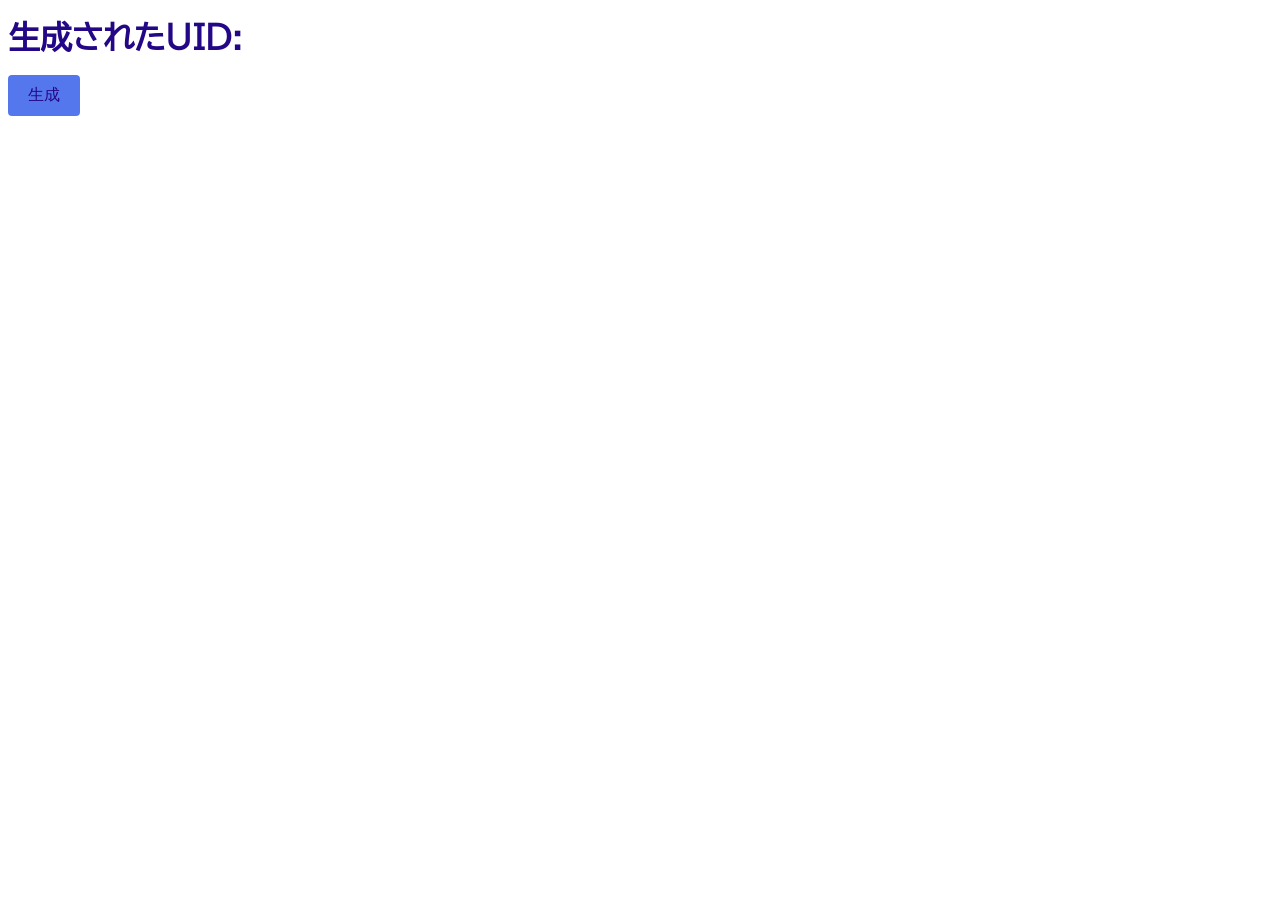
<file: app/uidgen/index.html>
<!DOCTYPE html>
<html lang="ja">
  <head>
    <meta charset="UTF-8">
    <meta name="viewport" content="width=device-width">
    <title>UIDジェネレーター</title>
    <style>
      @font-face {
        font-family: "BIZ UDPGothic";
        src: local("BIZ UDPGothic Regular"), local("BIZUDPGothic-Regular"), url(/BIZUDPGothic-Regular.woff2) format("woff2");
        font-style: normal;
        font-display: swap
      }

      body {
        font-family: "BIZ UDPGothic";
      }

      * {
        color: #240786
      }

      button {
        font-size: 16px;
        padding: 10px 20px;
        background: #57e;
        border: none;
        border-radius: 4px;
        cursor: pointer
      }
    </style>
  </head>
  <body>
    <h1>生成されたUID: <span id="uid"></span>
    </h1>
    <button onclick="createUID()">生成</button>
    <script>
      function generateUID() {
        return "xxxxxxxx-xxxx-4xxx-yxxx-xxxxxxxxxxxx".replace(/[xy]/g, function(c) {
          var r = crypto.getRandomValues(new Uint8Array(1))[0] & 15;
          var v = c == 'x' ? r : (r & 3 | 8);
          return v.toString(16)
        })
      }

      function createUID() {
        document.getElementById("uid").textContent = generateUID()
      }
    </script>
  </body>
</html>
</file>
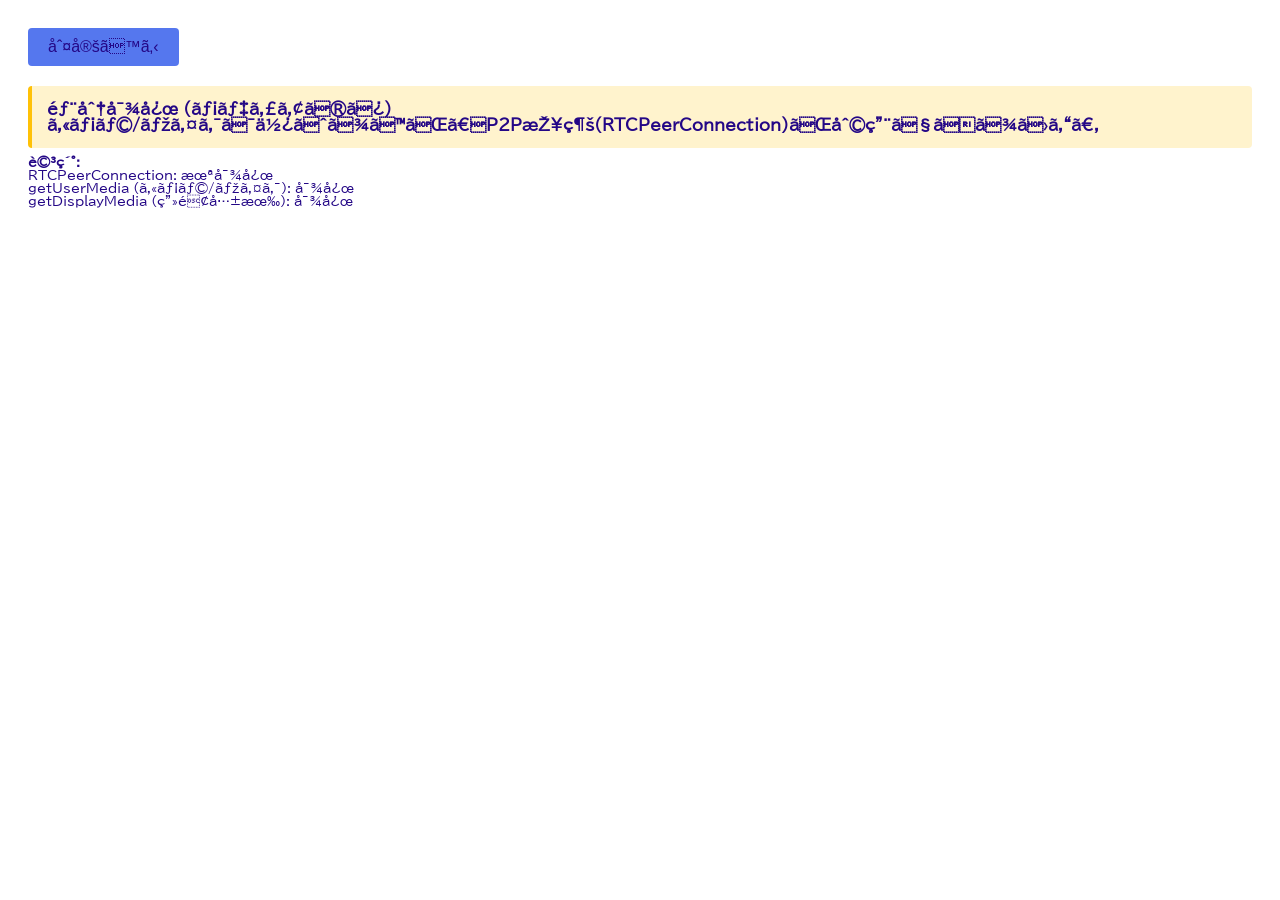
<file: app/webrtc/index.html>
<!DOCTYPE html>
<html lang="ja">
  <head>
    <metacharset="UTF-8">
      <meta name="viewport" content="width=device-width">
      <title>WebRTC判定</title>
      <style>
        @font-face {
          font-family: "BIZ UDPGothic";
          src: local("BIZ UDPGothic Regular"), local("BIZUDPGothic-Regular"), url(/BIZUDPGothic-Regular.woff2) format("woff2");
          font-style: normal;
          font-display: swap
        }

        body {
          font-family: "BIZ UDPGothic";
          padding: 20px
        }

        .controls {
          margin-bottom: 12px
        }

        canvas {
          display: block;
          border: 1px solid #ccc;
          margin-top: 10px
        }

        input[type="range"] {
          width: 300px
        }

        button {
          font-size: 16px;
          padding: 10px 20px;
          background: #57e;
          border: none;
          border-radius: 4px;
          cursor: pointer
        }

        * {
          color: #240786
        }

        #result {
          margin-top: 20px;
          padding: 15px;
          border-radius: 4px;
          font-weight: bold
        }

        .ok {
          background: #d4ffd4;
          border-left: 4px solid #2c6e2c
        }

        .ng {
          background: #ffe0e0;
          border-left: 4px solid #c00
        }

        .partial {
          background: #fff3cd;
          border-left: 4px solid #ffc107
        }

        .info-text {
          font-size: 13px;
          margin-top: 8px
        }
      </style>
  </head>
  <body>
    <div class="controls">
      <button id="checkBtn">判定する</button>
    </div>
    <div id="result"></div>
    <div id="detail" class="info-text"></div>
    <script>
      (function() {
        const e = document.getElementById("result"),
          t = document.getElementById("detail");

        function n() {
          const r = "undefined" != typeof window.RTCPeerConnection || "undefined" != typeof window.webkitRTCPeerConnection || "undefined" != typeof window.mozRTCPeerConnection,
            o = !!(navigator.mediaDevices && navigator.mediaDevices.getUserMedia) || !!(navigator.getUserMedia || navigator.webkitGetUserMedia || navigator.mozGetUserMedia),
            c = !!(navigator.mediaDevices && navigator.mediaDevices.getDisplayMedia);
          let a, s, i;
          r && o ? (a = "WebRTC 使用可能", s = "ok", i = "このブラウザはWebRTCに対応しており、P2P通信とカメラ/マイクが利用できます。") : r && !o ? (a = "部分対応 (P2Pのみ)", s = "partial", i = "RTCPeerConnectionは使えますが、カメラ/マイク(getUserMedia)が利用できません。") : !r && o ? (a = "部分対応 (メディアのみ)", s = "partial", i = "カメラ/マイクは使えますが、P2P接続(RTCPeerConnection)が利用できません。") : (a = "WebRTC 未対応", s = "ng", i = "このブラウザはWebRTCに対応していません。使用しているブラウザの最新版をお試しするかWebRTCの設定をご確認ください。"), e.className = s, e.innerHTML = `
					<strong>${a}</strong>
					<br>${i}`, t.innerHTML = `
						<strong>詳細:</strong>
						<br>RTCPeerConnection: ${r?"対応":"未対応"}
							<br>getUserMedia (カメラ/マイク): ${o?"対応":"未対応"}
								<br>getDisplayMedia (画面共有): ${c?"対応":"未対応"}
									<br>${!r&&!o?"HTTPS環境で試してください (localhostは例外)":""}`
        }
        document.getElementById("checkBtn").addEventListener("click", n), n()
      })();
    </script>
  </body>
</html>
</file>
<file: style.css>
@font-face {
    font-family: "BIZ UDPGothic";
    src: local("BIZ UDPGothic Regular"),
         local("BIZUDPGothic-Regular"),
         url(/BIZUDPGothic-Regular.woff2) format("woff2");
    font-style: normal;
    font-display: swap;
}

* {
    box-sizing: border-box;
}

body {
    background: linear-gradient(135deg, #0a7ecc 0%, #8fcbff 50%, #e1f0ff 100%);
    font-family: "BIZ UDPGothic", "BIZ UDPゴシック", sans-serif;
    background-attachment: fixed;
    margin: 0;
    padding: 20px;
    min-height: 100vh;
    backdrop-filter: blur(2px);
}

.ren-box {
    opacity: 1;
    padding: 2rem;
    max-width: 1200px;
    width: 90%;
    border-radius: 32px;
    margin: 2rem auto;
    background-color: rgba(197, 226, 255, 0.5);
    backdrop-filter: blur(12px);
    -webkit-backdrop-filter: blur(12px);
    box-shadow: 0 8px 32px rgba(0, 0, 0, 0.1);
    border: 1px solid rgba(255, 255, 255, 0.3);
    transition: transform 0.2s ease, box-shadow 0.2s ease;
}

.ren-box:hover {
    transform: translateY(-4px);
    box-shadow: 0 24px 42px -16px rgba(0, 0, 0, 0.25);
}

p, ul, li, hr {
    color: #1a2c3e;
    line-height: 1.5;
}

a, h1, h2, h3, h4, h5, h6 {
    color: #ffffff;
    margin-top: 1.25rem;
    margin-bottom: 0.75rem;
    text-shadow: 0 1px 2px rgba(0,0,0,0.1);
    font-weight: 600;
    letter-spacing: -0.01em;
}

a {
    text-decoration: none;
    border-bottom: 1px solid rgba(255,255,255,0.3);
    transition: border-color 0.2s, opacity 0.2s;
}

a:hover {
    border-bottom-color: #ffffff;
    opacity: 0.85;
}

button {
    border: none;
    background: linear-gradient(120deg, #2ba1ff, #0f97ff);
    border-radius: 40px;
    padding: 10px 24px;
    cursor: pointer;
    color: white;
    font-weight: 500;
    font-size: 0.95rem;
    box-shadow: 0 2px 8px rgba(0, 0, 0, 0.1);
    transition: all 0.25s ease;
}

button:hover {
    transform: scale(1.02);
    background: linear-gradient(120deg, #1f91f0, #0a7ecc);
    box-shadow: 0 6px 14px rgba(0, 0, 0, 0.15);
}

button:active {
    transform: scale(0.98);
}

.upbar {
    display: flex;
    align-items: center;
    gap: 15px;
    overflow-x: auto;
    overflow-y: hidden;
    white-space: nowrap;
    padding: 10px;
    scrollbar-width: thin;
    -webkit-overflow-scrolling: touch;
}

.upbar::-webkit-scrollbar {
    height: 8px;
}

.upbar::-webkit-scrollbar-track {
    background: #f1f1f1;
    border-radius: 4px;
}

.upbar::-webkit-scrollbar-thumb {
    background: #888;
    border-radius: 4px;
}

.upbar::-webkit-scrollbar-thumb:hover {
    background: #555;
}

.upbar > * {
    flex-shrink: 0;
}

.upbar button {
    white-space: nowrap;
    padding: 10px 20px;
}

@media (max-width: 768px) {
    body {
        padding: 16px;
    }
    .ren-box {
        padding: 1.5rem;
        width: 95%;
        margin: 1rem auto;
    }
    .upbar {
        flex-direction: column;
        align-items: stretch;
        text-align: center;
        border-radius: 28px;
    }
    button {
        width: 100%;
        text-align: center;
        justify-content: center;
    }
}

hr {
    height: 1px;
    background: linear-gradient(90deg, transparent, rgba(26,44,62,0.3), transparent);
    border: none;
    margin: 24px 0;
}

html {
    scroll-behavior: smooth;
}
</file>
